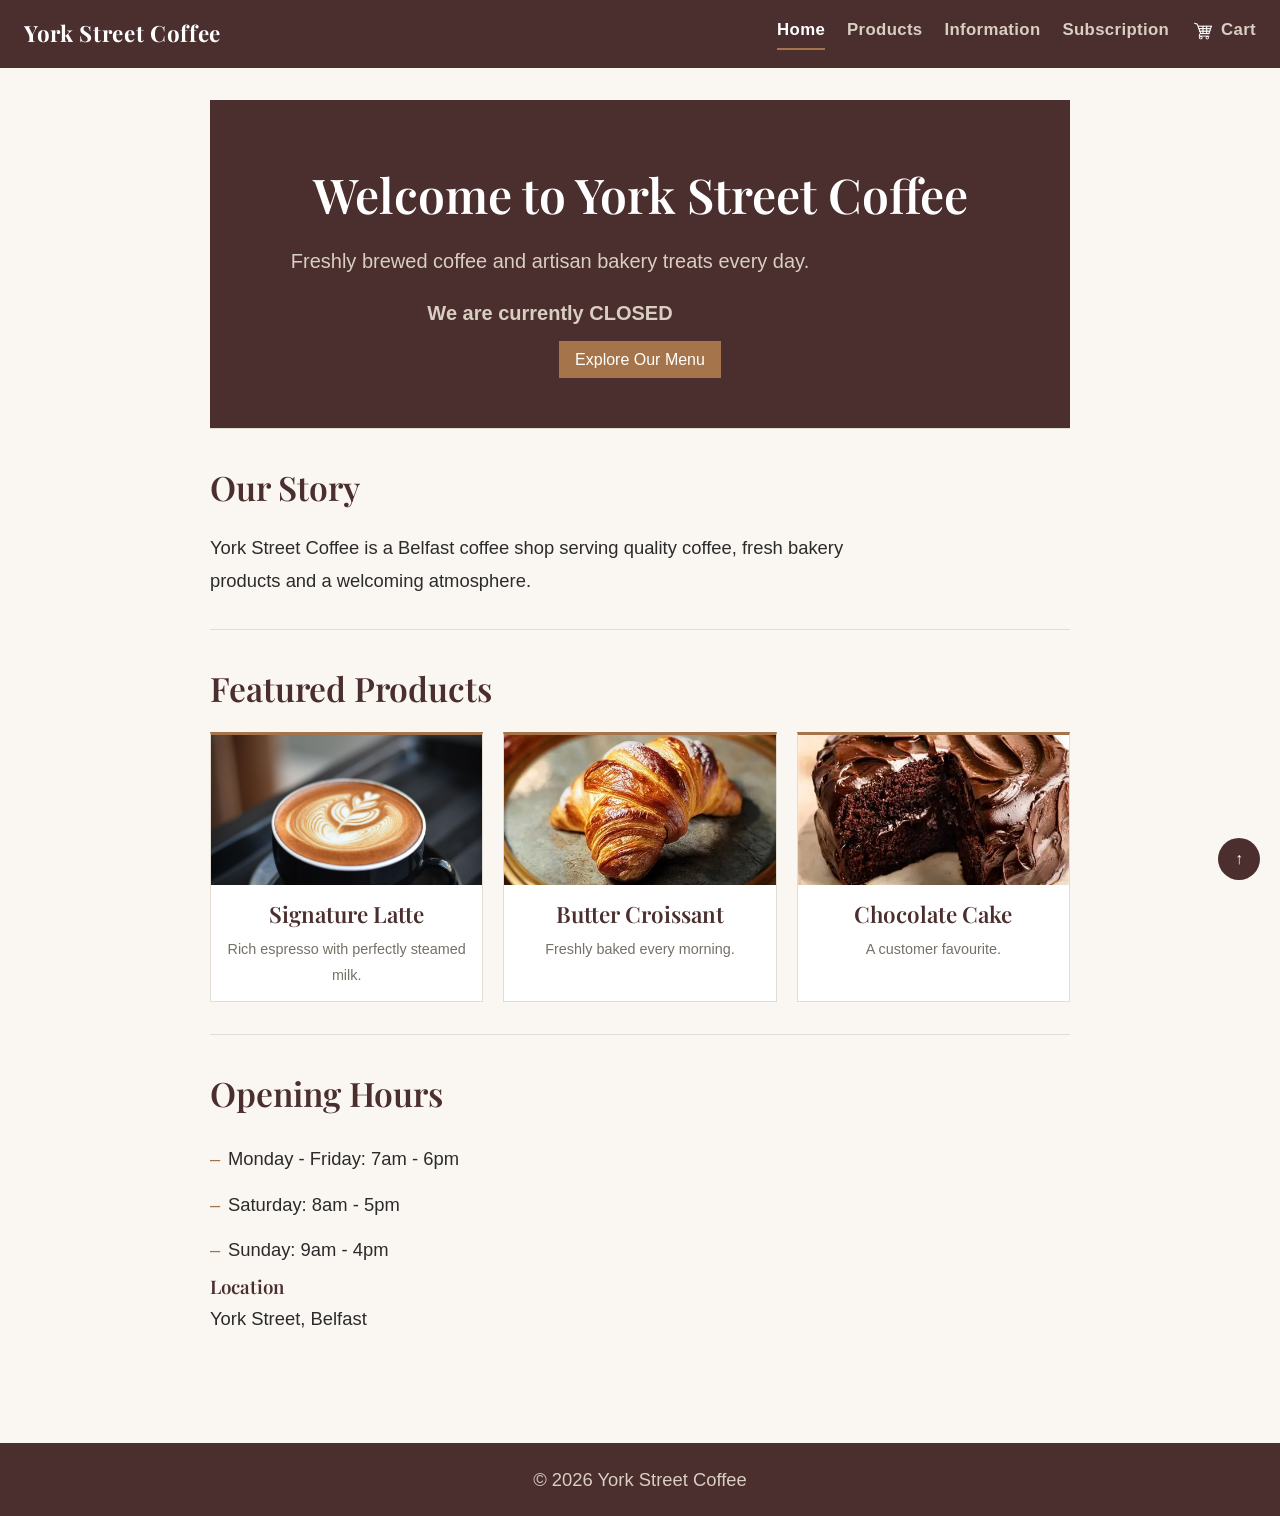
<file: index.html>
<!DOCTYPE html>
<html lang="en">
<head>
    <meta charset="UTF-8">
    <meta name="viewport" content="width=device-width, initial-scale=1.0">
    <title>York Street Coffee</title>
    <link rel="stylesheet" href="styles/style.css">
</head>

<body>

<a class="skip-link" href="#main-content">Skip to main content</a>

<img src="images/logo-circle.png" alt="York Street Coffee logo" class="home-logo">

<nav>
    <span class="brand">York Street Coffee</span>
    <div class="nav-links">
        <a href="index.html" class="current" aria-current="page">Home</a>
        <a href="pages/product.html">Products</a>
        <a href="pages/information.html">Information</a>
        <a href="pages/subscription.html">Subscription</a>
        <a href="pages/cart.html" class="nav-cart-link"><img src="images/Cart-icon.png" alt="" class="nav-cart-icon">Cart</a>
    </div>
</nav>

    <main id="main-content" tabindex="-1">

        <section class="hero">
            <h1>Welcome to York Street Coffee</h1>
            <p>Freshly brewed coffee and artisan bakery treats every day.</p>
            <p id="shopStatus"></p>
            <a href="pages/product.html" class="button">Explore Our Menu</a>
        </section>

        <section>
            <h2>Our Story</h2>
            <p>
                York Street Coffee is a Belfast coffee shop serving quality coffee,
                fresh bakery products and a welcoming atmosphere.
            </p>
        </section>

        <section>
            <h2>Featured Products</h2>

            <div class="featured-grid">
                <div class="featured-item">
                    <img src="images/latte.jpg" alt="Signature latte with steamed milk">
                    <h3>Signature Latte</h3>
                    <p>Rich espresso with perfectly steamed milk.</p>
                </div>

                <div class="featured-item">
                    <img src="images/croissant.jpg" alt="Freshly baked butter croissant">
                    <h3>Butter Croissant</h3>
                    <p>Freshly baked every morning.</p>
                </div>

                <div class="featured-item">
                    <img src="images/chocolatecake.jpg" alt="Slice of chocolate cake">
                    <h3>Chocolate Cake</h3>
                    <p>A customer favourite.</p>
                </div>
            </div>
        </section>

        <section>
            <h2>Opening Hours</h2>
            <ul>
                <li>Monday - Friday: 7am - 6pm</li>
                <li>Saturday: 8am - 5pm</li>
                <li>Sunday: 9am - 4pm</li>
            </ul>

            <h3>Location</h3>
            <p>York Street, Belfast</p>
        </section>

    </main>

    <footer>
        <p>&copy; 2026 York Street Coffee</p>
    </footer>

    <button id="topBtn" type="button" aria-label="Scroll to top">↑</button>

    <script src="scripts/index.js"></script>

</body>
</html>
</file>
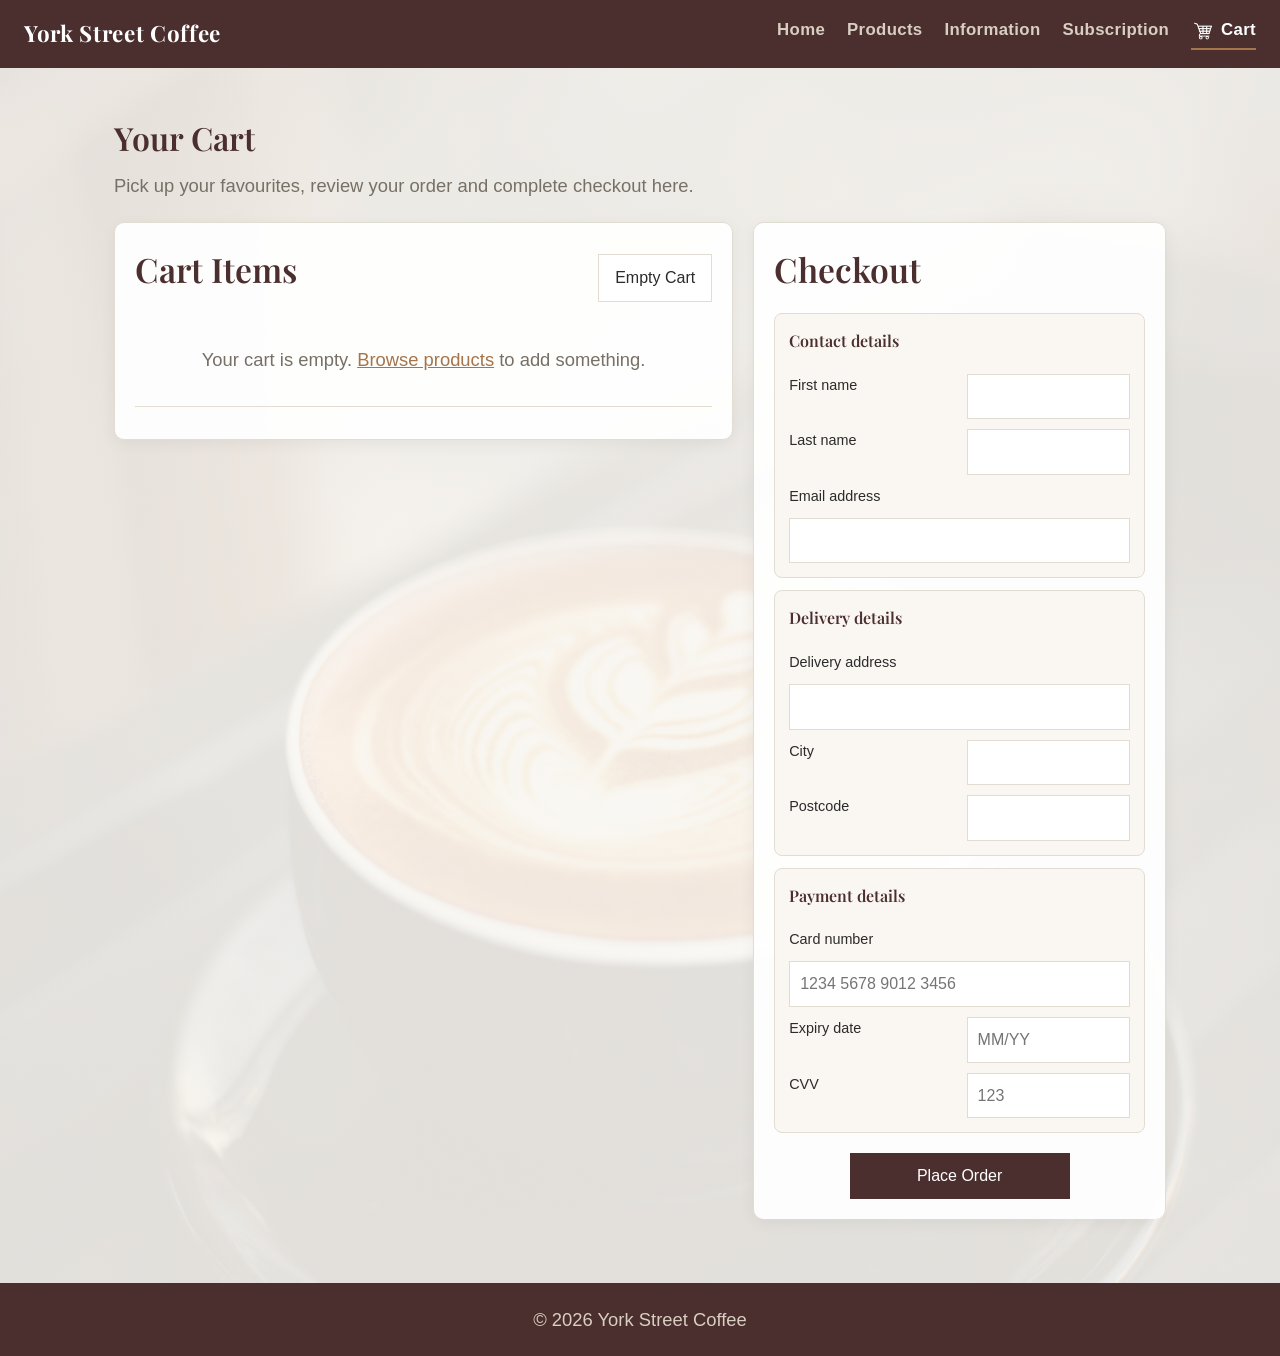
<file: pages/cart.html>
<!DOCTYPE html>
<html lang="en">
  <head>
    <meta charset="UTF-8">
    <meta name="viewport" content="width=device-width, initial-scale=1.0">
    <title>Checkout || York Street Coffee</title>
    <link rel="stylesheet" href="../styles/style.css">
    <script src="https://code.jquery.com/jquery-3.7.1.min.js"></script>
  </head>
  <body class="cart-page-body">
    <a class="skip-link" href="#main-content">Skip to main content</a>

    <nav>
        <span class="brand">York Street Coffee</span>
        <div class="nav-links">
            <a href="../index.html">Home</a>
            <a href="product.html">Products</a>
            <a href="information.html">Information</a>
            <a href="subscription.html">Subscription</a>
          <a href="cart.html" class="nav-cart-link current" aria-current="page"><img src="../images/Cart-icon.png" alt="" class="nav-cart-icon"><span>Cart</span></a>
        </div>
    </nav>

    <main id="main-content" class="cart-page" tabindex="-1">
      <div class="page-intro">
        <h1>Your Cart</h1>
        <p>Pick up your favourites, review your order and complete checkout here.</p>
      </div>

      <div class="cart-layout">
        <section class="cart-section">
          <div class="cart-header">
            <h2>Cart Items</h2>
            <button id="empty-cart" type="button">Empty Cart</button>
          </div>
          <div id="cart-items"></div>
          <div id="cart-summary"></div>
        </section>

        <section class="checkout-section">
          <h2>Checkout</h2>
          <form id="checkout-form" novalidate class="checkout-form">
            <div id="form-errors" role="alert" aria-live="assertive" aria-atomic="true" tabindex="-1" hidden></div>

            <div class="form-section">
              <h3>Contact details</h3>
              <div class="form-grid">
                <label class="form-label" for="firstName">First name</label>
                <input id="firstName" name="firstName" type="text" class="form-input" />

                <label class="form-label" for="lastName">Last name</label>
                <input id="lastName" name="lastName" type="text" class="form-input" />

                <label class="form-label full" for="email">Email address</label>
                <input id="email" name="email" type="email" class="form-input full" />
              </div>
            </div>

            <div class="form-section">
              <h3>Delivery details</h3>
              <div class="form-grid">
                <label class="form-label full" for="street">Delivery address</label>
                <input id="street" name="street" type="text" class="form-input full" />

                <label class="form-label" for="city">City</label>
                <input id="city" name="city" type="text" class="form-input" />

                <label class="form-label" for="postcode">Postcode</label>
                <input id="postcode" name="postcode" type="text" class="form-input" />
              </div>
            </div>

            <div class="form-section">
              <h3>Payment details</h3>
              <div class="form-grid">
                <label class="form-label full" for="cardNumber">Card number</label>
                <input id="cardNumber" name="cardNumber" type="text" inputmode="numeric" autocomplete="cc-number" class="form-input full" placeholder="1234 5678 9012 3456" />

                <label class="form-label" for="expiry">Expiry date</label>
                <input id="expiry" name="expiry" type="text" autocomplete="cc-exp" class="form-input" placeholder="MM/YY" />

                <label class="form-label" for="cvv">CVV</label>
                <input id="cvv" name="cvv" type="text" inputmode="numeric" autocomplete="cc-csc" class="form-input" placeholder="123" />
              </div>
            </div>

            <button type="submit">Place Order</button>
          </form>
        </section>
      </div>

      <section id="confirmation-section" hidden>
        <h2>Order Confirmed</h2>
        <div id="confirmation-message"></div>
      </section>
    </main>

    <footer>
        <p>&copy; 2026 York Street Coffee</p>
    </footer>

    <script src="../scripts/cart.js"></script>
  </body>
</html>
</file>
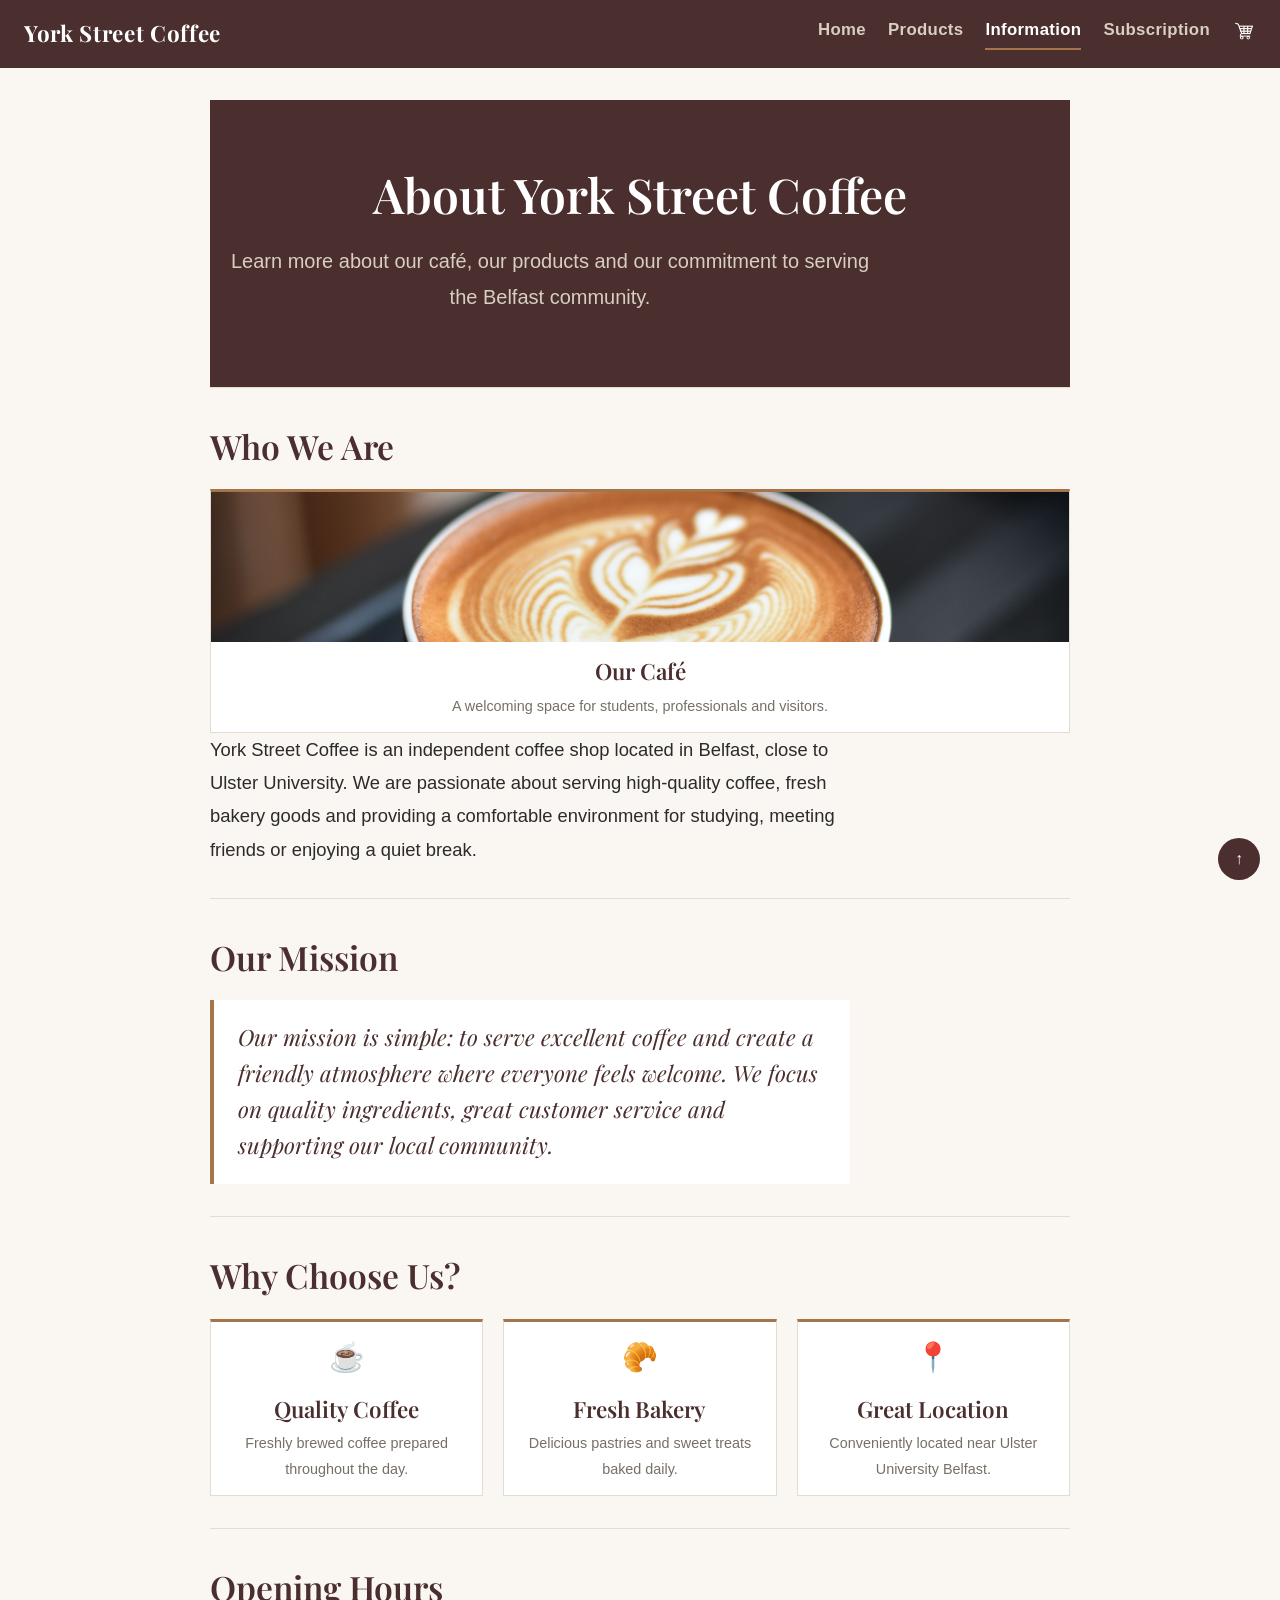
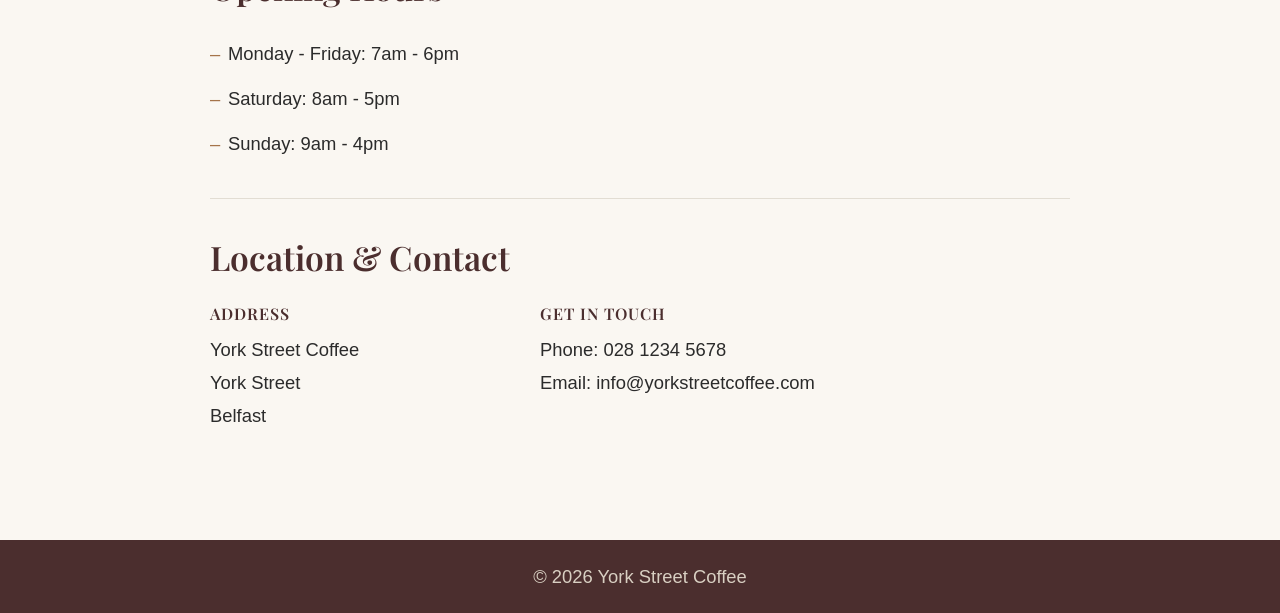
<file: pages/information.html>
<!DOCTYPE html>
<html lang="en">
<head>
    <meta charset="UTF-8">
    <meta name="viewport" content="width=device-width, initial-scale=1.0">
    <title>Information | York Street Coffee</title>
    <link rel="stylesheet" href="../styles/style.css">
</head>

<body>

<a class="skip-link" href="#main-content">Skip to main content</a>

<nav>
    <span class="brand">York Street Coffee</span>
    <div class="nav-links">
        <a href="../index.html">Home</a>
        <a href="product.html">Products</a>
        <a href="information.html" class="current" aria-current="page">Information</a>
        <a href="subscription.html">Subscription</a>
        <a href="cart.html" class="nav-cart-link"><img src="../images/Cart-icon.png" alt="Cart" class="nav-cart-icon"></a>
    </div>
</nav>

<main id="main-content" tabindex="-1">

    <section class="hero">
        <h1>About York Street Coffee</h1>
        <p>
            Learn more about our café, our products and our commitment
            to serving the Belfast community.
        </p>
    </section>

    <section>
        <h2>Who We Are</h2>

        <div class="featured-grid">
            <div class="featured-item">
                <img src="../images/latte.jpg" alt="Inside York Street Coffee">
                <h3>Our Café</h3>
                <p>A welcoming space for students, professionals and visitors.</p>
            </div>
        </div>

        <p>
            York Street Coffee is an independent coffee shop located in Belfast,
            close to Ulster University. We are passionate about serving high-quality
            coffee, fresh bakery goods and providing a comfortable environment for
            studying, meeting friends or enjoying a quiet break.
        </p>
    </section>

    <section>
        <h2>Our Mission</h2>

        <blockquote class="mission-callout">
            Our mission is simple: to serve excellent coffee and create a friendly
            atmosphere where everyone feels welcome. We focus on quality ingredients,
            great customer service and supporting our local community.
        </blockquote>
    </section>

    <section>
        <h2>Why Choose Us?</h2>

        <div class="featured-grid">

            <div class="featured-item">
                <span class="info-icon" aria-hidden="true">☕</span>
                <h3>Quality Coffee</h3>
                <p>Freshly brewed coffee prepared throughout the day.</p>
            </div>

            <div class="featured-item">
                <span class="info-icon" aria-hidden="true">🥐</span>
                <h3>Fresh Bakery</h3>
                <p>Delicious pastries and sweet treats baked daily.</p>
            </div>

            <div class="featured-item">
                <span class="info-icon" aria-hidden="true">📍</span>
                <h3>Great Location</h3>
                <p>Conveniently located near Ulster University Belfast.</p>
            </div>

        </div>

    </section>

    <section>
        <h2>Opening Hours</h2>

        <ul>
            <li>Monday - Friday: 7am - 6pm</li>
            <li>Saturday: 8am - 5pm</li>
            <li>Sunday: 9am - 4pm</li>
        </ul>
    </section>

    <section>
        <h2>Location & Contact</h2>

        <div class="contact-card">
            <div>
                <h4>Address</h4>
                <p>
                    York Street Coffee<br>
                    York Street<br>
                    Belfast
                </p>
            </div>

            <div>
                <h4>Get in Touch</h4>
                <p>
                    Phone: 028 1234 5678<br>
                    Email: info@yorkstreetcoffee.com
                </p>
            </div>
        </div>
    </section>

</main>

<footer>
    <p>&copy; 2026 York Street Coffee</p>
</footer>

<button id="topBtn" type="button" aria-label="Scroll to top">↑</button>

<script src="../scripts/information.js"></script>

</body>
</html>
</file>
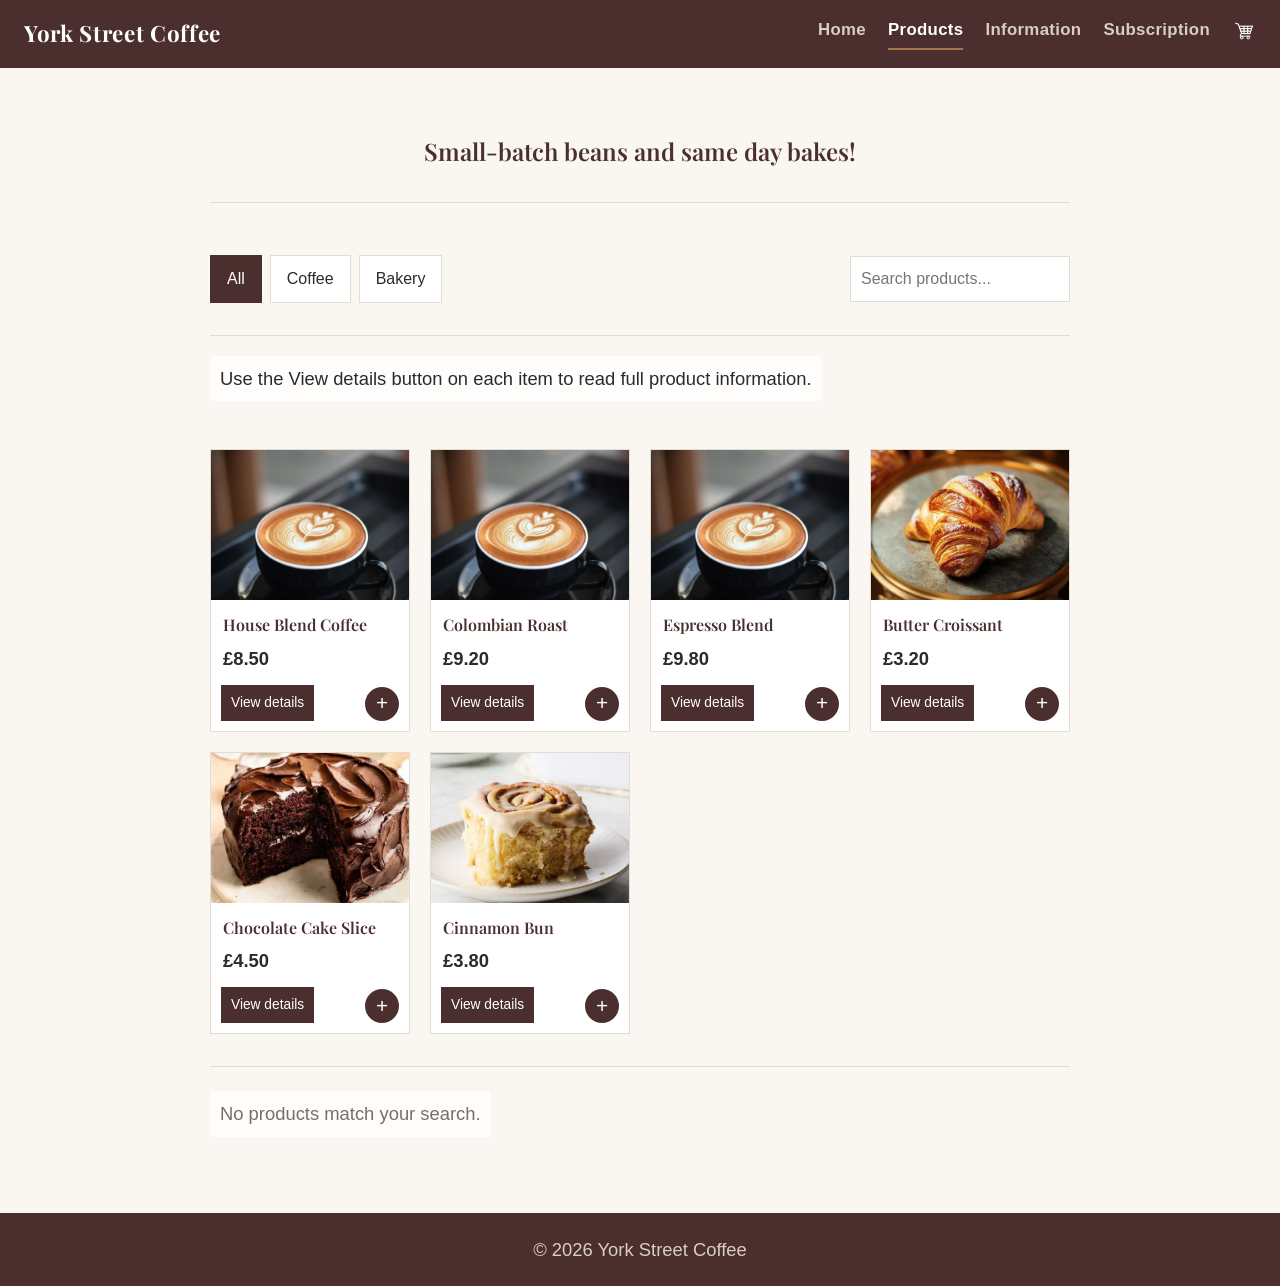
<file: pages/product.html>
<!--Joshua Nicholson Contribution-->
<!DOCTYPE html>
<html lang="en">
<head>
    <meta charset="UTF-8">
    <meta name="viewport" content="width=device-width, initial-scale=1.0">
    <title>Our Speciality || York Street Bakery</title>
    <link rel="stylesheet" href="../styles/style.css">
</head>

<body>
    <a class="skip-link" href="#main-content">Skip to main content</a>

    <nav>
        <span class="brand">York Street Coffee</span>
        <div class="nav-links">
            <a href="../index.html">Home</a>
            <a href="product.html" class="current" aria-current="page">Products</a>
            <a href="information.html">Information</a>
            <a href="subscription.html">Subscription</a>
            <a href="cart.html" class="nav-cart-link"><img src="../images/Cart-icon.png" alt="Cart" class="nav-cart-icon"></a>
        </div>
    </nav>

    <main id="main-content" class="product-page" tabindex="-1">
        <section class="product-intro">
            <h1>Small-batch beans and same day bakes!</h1>
        </section>

        <section class="product-controls">
            <div class="filter-buttons" role="group" aria-label="Filter products by category">
                <button type="button" class="filter-button active" data-filter="all">All</button>
                <button type="button" class="filter-button" data-filter="coffee">Coffee</button>
                <button type="button" class="filter-button" data-filter="bakery">Bakery</button>
            </div>

            <div class="search-bar">
                <label for="productSearch" class="visually-hidden">Search products</label>
                <input type="search" id="productSearch" placeholder="Search products...">
            </div>
        </section>
        <p>Use the View details button on each item to read full product information.</p>
        <section id="productGrid" class="product-grid">
            <!-- Product cards are rendered here by product.js -->
        </section>

        <p id="noResultsMessage" class="no-results" hidden>No products match your search.</p>
    </main>

    <div id="productModal" class="modal-overlay" hidden>
        <div class="modal-box" role="dialog" aria-modal="true" aria-labelledby="modalProductTitle" tabindex="-1">
            <button type="button" class="modal-close" aria-label="Close">&times;</button>
            <div class="modal-body">
                <div id="modalProductDescription"></div>
            </div>
        </div>
    </div>

    <footer>
        <p>&copy; 2026 York Street Coffee</p>
    </footer>

    <script src="https://code.jquery.com/jquery-3.7.1.min.js"></script>
    <script src="../scripts/product.js"></script>
</body>

</html>
</file>
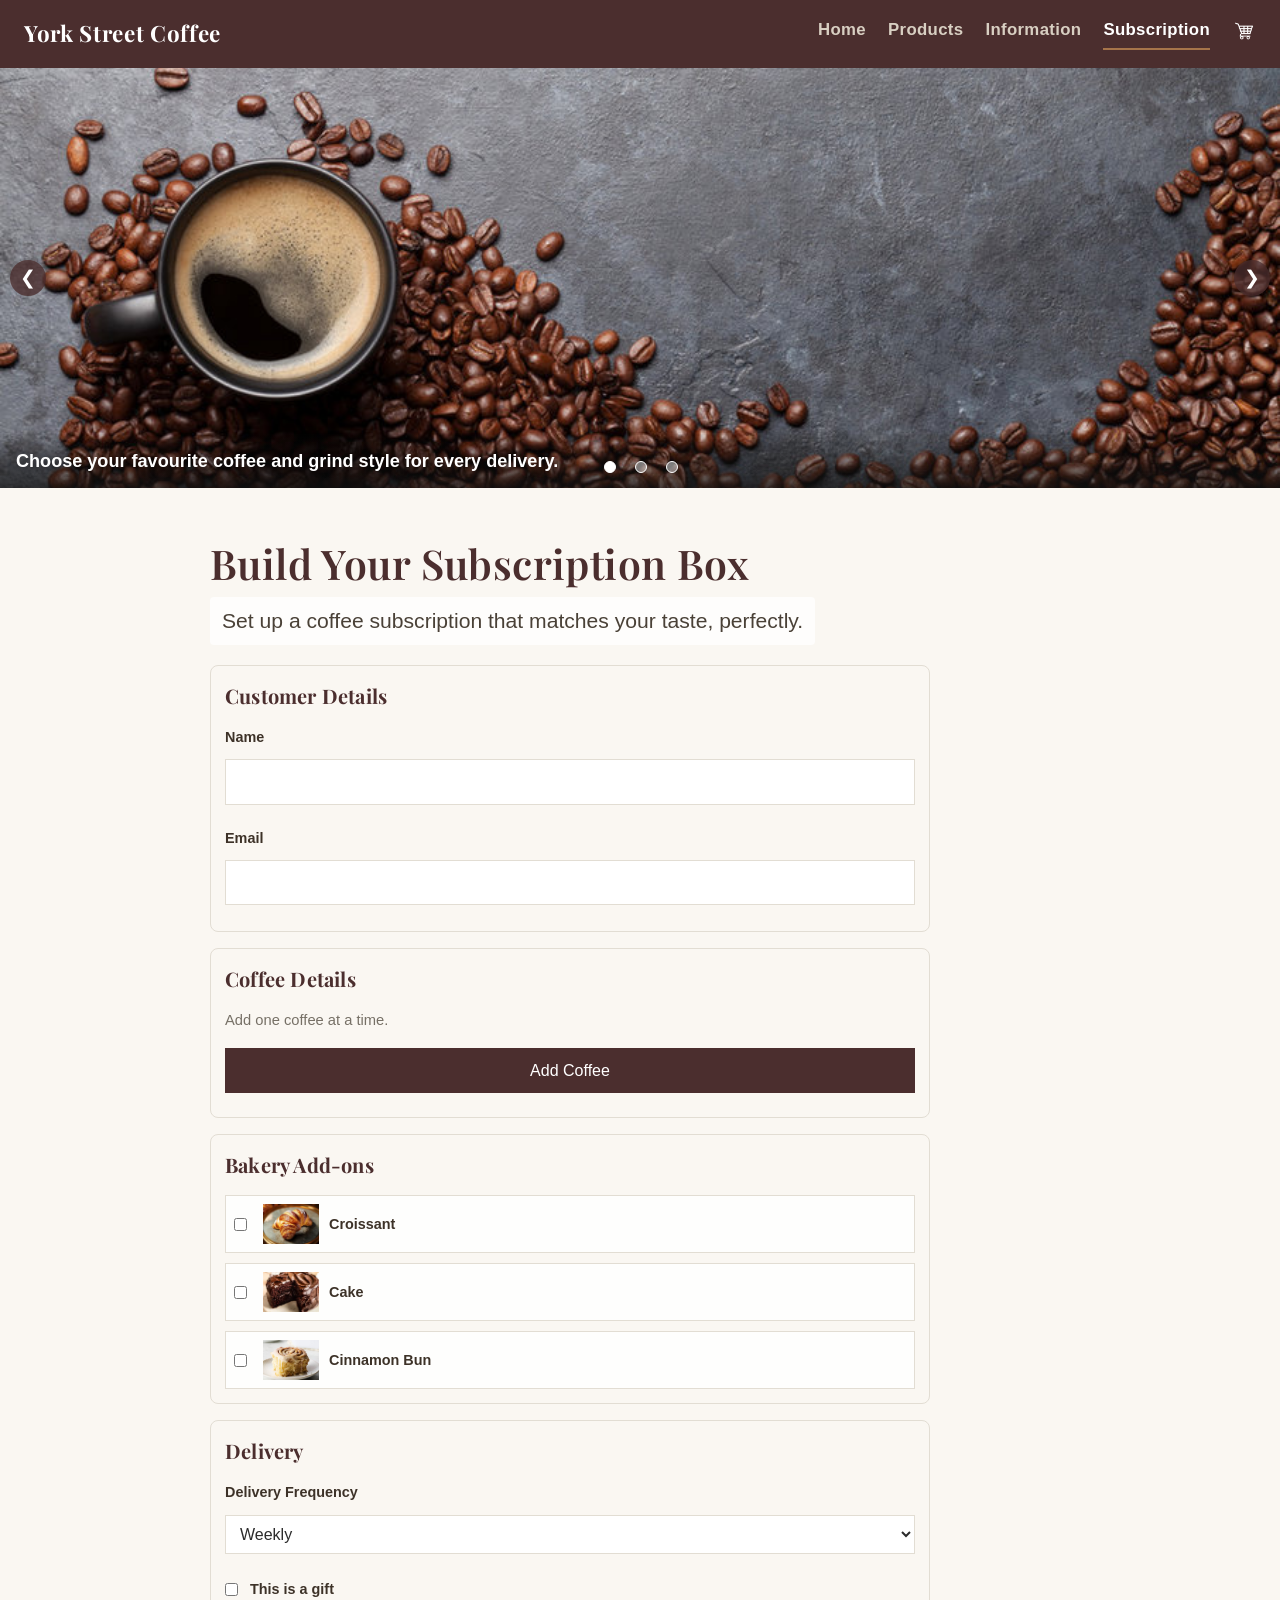
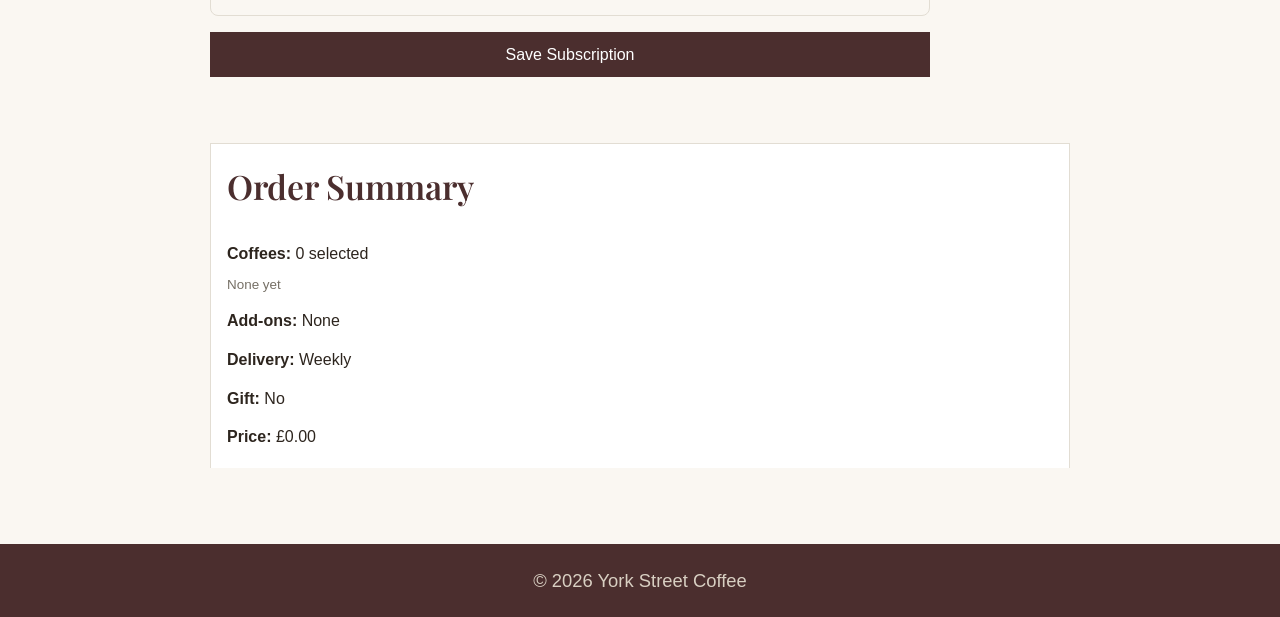
<file: pages/subscription.html>
<!DOCTYPE html>
<html lang="en">

<head>
    <meta charset="UTF-8">
    <meta name="viewport" content="width=device-width, initial-scale=1.0">
    <title>Subscription Box || York Street Coffee</title>
    <link rel="stylesheet" href="../styles/style.css">
</head>

<body>
    <a class="skip-link" href="#main-content">Skip to main content</a>

    <nav>
        <span class="brand">York Street Coffee</span>
        <div class="nav-links">
            <a href="../index.html">Home</a>
            <a href="product.html">Products</a>
            <a href="information.html">Information</a>
            <a href="subscription.html" class="current" aria-current="page">Subscription</a>
            <a href="cart.html" class="nav-cart-link"><img src="../images/Cart-icon.png" alt="Cart" class="nav-cart-icon"></a>
        </div>
    </nav>

    <section class="subscription-carousel" aria-label="Subscription highlights">
        <div class="carousel-track">
            <article class="carousel-slide is-active">
                <img src="../images/Coffee Banner.jpg" alt="Coffee beans and brewed cups">
                <div class="carousel-caption">
                    <p>Choose your favourite coffee and grind style for every delivery.</p>
                </div>
            </article>
            <article class="carousel-slide">
                <img src="../images/Croissant Banner.jpg" alt="Freshly baked pastries">
                <div class="carousel-caption">
                    <p>Add bakery extras to make each box feel like a cafe treat.</p>
                </div>
            </article>
            <article class="carousel-slide">
                <img src="../images/Brownie Banner.jpg" alt="Chocolate brownies and coffee">
                <div class="carousel-caption">
                    <p>Turn it into a gift box and share your subscription with someone else.</p>
                </div>
            </article>
        </div>

        <button type="button" class="carousel-button carousel-button-prev" aria-label="Previous slide">&#10094;</button>
        <button type="button" class="carousel-button carousel-button-next" aria-label="Next slide">&#10095;</button>

        <div class="carousel-dots" aria-label="Slide selector">
            <button type="button" class="carousel-dot is-active" data-slide="0" aria-label="Show first slide"></button>
            <button type="button" class="carousel-dot" data-slide="1" aria-label="Show second slide"></button>
            <button type="button" class="carousel-dot" data-slide="2" aria-label="Show third slide"></button>
        </div>
    </section>

    <main id="main-content" class="subscription-page" tabindex="-1">
        <h1>Build Your Subscription Box</h1>
        <p class="page-intro">Set up a coffee subscription that matches your taste, perfectly.</p>

        <form id="subscriptionForm">
            <section class="form-section">
                <h2>Customer Details</h2>
                <label for="customerName">Name</label>
                <input type="text" id="customerName" name="customerName">

                <label for="customerEmail">Email</label>
                <input type="email" id="customerEmail" name="customerEmail">
            </section>

            <section class="form-section">
                <h2>Coffee Details</h2>
                <p class="section-note">Add one coffee at a time.</p>
                <button type="button" id="addCoffeeButton">Add Coffee</button>
                <div id="coffeeList" class="coffee-list"></div>
            </section>

            <section class="form-section">
                <h2>Bakery Add-ons</h2>
                <label class="addon-option">
                    <input type="checkbox" class="addon" value="Croissant">
                    <img src="../images/croissant.jpg" alt="Croissant">
                    <span>Croissant</span>
                </label>
                <label class="addon-option">
                    <input type="checkbox" class="addon" value="Cake">
                    <img src="../images/chocolatecake.jpg" alt="Cake">
                    <span>Cake</span>
                </label>
                <label class="addon-option">
                    <input type="checkbox" class="addon" value="CinnamonBun">
                    <img src="../images/cinnamon-bun.jpeg" alt="Cinnamon bun">
                    <span>Cinnamon Bun</span>
                </label>
            </section>

            <section class="form-section">
                <h2>Delivery</h2>
                <label for="frequency">Delivery Frequency</label>
                <select id="frequency" name="frequency">
                    <option value="Weekly">Weekly</option>
                    <option value="Fortnightly">Fortnightly</option>
                    <option value="Monthly">Monthly</option>
                </select>

                <label class="gift-option"><input type="checkbox" id="gift" name="gift"> This is a gift</label>
            </section>

            <button type="submit">Save Subscription</button>
        </form>

        <div id="formMessage" role="status" aria-live="polite" aria-atomic="true" tabindex="-1"></div>

        <section class="summary-box">
            <h2>Order Summary</h2>
            <p id="summaryCoffee"><strong>Coffees:</strong> 0 selected</p>
            <p id="summaryAddons"><strong>Add-ons:</strong> None</p>
            <p id="summaryFrequency"><strong>Delivery:</strong> Weekly</p>
            <p id="summaryGift"><strong>Gift:</strong> No</p>
            <p id="summaryPrice"><strong>Price:</strong> £0</p>
        </section>
    </main>

    <footer>
        <p>&copy; 2026 York Street Coffee</p>
    </footer>

    <script src="https://code.jquery.com/jquery-3.7.1.min.js"></script>
    <script src="../scripts/subscription.js"></script>
</body>

</html>
</file>
<file: styles/style.css>
@import url('https://fonts.googleapis.com/css2?family=Playfair+Display:wght@600;700&display=swap');

/* ===================== Tokens ===================== */
:root {
	--bg: #faf7f2;
	--surface: #ffffff;
	--text: #2b2b2b;
	--text-muted: #767066;
	--border: #e2ddd3;
	--primary: #4b2e2e;
	--accent: #a5744a;
	--danger: #b94a48;
}

/* ===================== Base ===================== */
* {
	margin: 0;
	padding: 0;
	box-sizing: border-box;
}

body {
	font-family: -apple-system, "Segoe UI", Arial, sans-serif;
	background-color: var(--bg);
	color: var(--text);
	line-height: 1.6;
}

h1, h2, h3, h4 {
	font-family: 'Playfair Display', Georgia, serif;
	font-weight: 600;
	color: var(--primary);
}

p, li {
	font-size: 1.15rem;
	line-height: 1.8;
}

a {
	color: var(--accent);
}

.skip-link {
	position: absolute;
	left: 12px;
	top: -48px;
	z-index: 1000;
	background-color: #ffffff;
	color: var(--primary);
	border: 2px solid var(--accent);
	padding: 8px 12px;
	text-decoration: none;
	font-weight: 700;
	border-radius: 6px;
}

.skip-link:focus {
	top: 12px;
}

/* ===================== Navigation ===================== */
nav {
	display: flex;
	flex-wrap: wrap;
	align-items: center;
	justify-content: space-between;
	gap: 12px;
	background-color: var(--primary);
	padding: 16px 24px;
}

.brand {
	font-family: 'Playfair Display', Georgia, serif;
	font-weight: 700;
	font-size: 1.4rem;
	letter-spacing: 0.03em;
	color: #fff;
}

.nav-links {
	display: flex;
	flex-wrap: wrap;
	gap: 22px;
}

nav a {
	color: #d8cfc2;
	text-decoration: none;
	font-weight: 600;
	font-size: 1.05rem;
	letter-spacing: 0.02em;
	padding-bottom: 4px;
	border-bottom: 2px solid transparent;
	transition: color 0.15s ease, border-color 0.15s ease;
}

nav a:hover {
	color: #fff;
	border-bottom-color: #d8cfc2;
}

nav a.current {
	color: #fff;
	border-bottom-color: var(--accent);
}

/* ===================== Home Logo ===================== */
.home-logo {
	display: none;
	position: absolute;
	top: 0;
	left: 0;
	width: 320px;
	height: 320px;
	object-fit: cover;
	background-color: #291c15;
	border-radius: 50%;
	z-index: 10;
	box-shadow: 4px 4px 24px rgba(0, 0, 0, 0.25);
}

@media (min-width: 1300px) {
	.home-logo {
		display: block;
	}

	.home-logo + nav .brand {
		visibility: hidden;
	}
}

.nav-cart-link {
	display: inline-flex;
	align-items: center;
	gap: 6px;
}

.nav-cart-icon {
	width: 24px;
	height: 24px;
	object-fit: contain;
}

/* ===================== Layout ===================== */
main {
	max-width: 900px;
	margin: 0 auto;
	padding: 32px 20px 56px;
}

main > h1,
main > p {
	background-color: rgba(255, 255, 255, 0.8);
	display: inline-block;
	padding: 6px 10px;
	border-radius: 4px;
}

main section {
	padding: 32px 0;
	border-bottom: 1px solid var(--border);
}

main section:last-child {
	border-bottom: none;
}

main section h2 {
	margin-bottom: 16px;
	font-size: 2.1rem;
}

main section > p,
main section > ul {
	max-width: 640px;
}

main section ul {
	list-style: none;
}

main section ul li {
	position: relative;
	padding: 6px 0 6px 18px;
}

main section ul li::before {
	content: "\2013";
	position: absolute;
	left: 0;
	color: var(--accent);
}

/* ===================== Hero ===================== */
.hero {
	text-align: center;
	padding: 56px 20px;
	background-color: var(--primary);
	color: #fff;
}

.hero h1 {
	color: #fff;
	font-size: 3rem;
	margin-bottom: 10px;
}

.hero p {
	color: #d8cfc2;
	font-size: 1.25rem;
	margin-bottom: 16px;
}

.hero .button {
	background-color: var(--accent);
}

#shopStatus {
	font-weight: 600;
	margin-bottom: 16px;
}

/* ===================== Featured / Product Grids ===================== */
.featured-grid,
.products,
.product-grid {
	display: grid;
	grid-template-columns: repeat(auto-fit, minmax(200px, 1fr));
	gap: 20px;
	margin-top: 16px;
}

.featured-item,
.product,
.product-card {
	border: 1px solid var(--border);
	background-color: var(--surface);
}

.product-card {
	position: relative;
	padding-bottom: 48px;
}

.add-to-cart-btn {
	position: absolute;
	bottom: 10px;
	right: 10px;
	width: 34px;
	height: 34px;
	padding: 0;
	border-radius: 50%;
	font-size: 1.3rem;
	line-height: 1;
	display: flex;
	align-items: center;
	justify-content: center;
}

.view-details-btn {
	position: absolute;
	left: 10px;
	bottom: 10px;
	padding: 7px 10px;
	font-size: 0.86rem;
}

.add-to-cart-btn:disabled {
	opacity: 0.7;
	cursor: default;
}

.product-card-body,
.product-name,
.product-description {
	cursor: pointer;
}

/* ===================== Product Modal ===================== */
.modal-overlay {
	position: fixed;
	inset: 0;
	background-color: rgba(0, 0, 0, 0.5);
	display: flex;
	align-items: center;
	justify-content: center;
	padding: 20px;
	z-index: 200;
}

.modal-overlay[hidden] {
	display: none;
}

.modal-box {
	position: relative;
	width: 100%;
	max-width: 420px;
	background-color: var(--surface);
	border: 1px solid var(--border);
	border-radius: 8px;
	overflow: hidden;
}

.modal-body {
	padding: 32px 24px 24px;
}

.modal-body p {
	margin-bottom: 14px;
}

.modal-details {
	list-style: none;
	padding: 0;
	margin: 0;
}

.modal-details li {
	position: relative;
	padding: 6px 0 6px 18px;
	font-size: 0.95rem;
	color: var(--text-muted);
}

.modal-details li::before {
	content: "\2013";
	position: absolute;
	left: 0;
	color: var(--accent);
}

.modal-close {
	position: absolute;
	top: 8px;
	right: 8px;
	width: 32px;
	height: 32px;
	padding: 0;
	border-radius: 50%;
	font-size: 1.1rem;
	line-height: 1;
	display: flex;
	align-items: center;
	justify-content: center;
	z-index: 1;
}

.featured-item,
.product {
	text-align: center;
	border-top: 3px solid var(--accent);
}

.featured-item img,
.product img,
.product-image {
	width: 100%;
	height: 150px;
	object-fit: cover;
	display: block;
}

.featured-item h3,
.product h3,
.product-name {
	margin: 12px 12px 4px;
}

.featured-item h3,
.product h3 {
	font-size: 1.4rem;
}

.product-name {
	font-size: 1rem;
}

.info-icon {
	display: block;
	font-size: 1.8rem;
	margin: 12px 0 0;
}

.featured-item p,
.product p,
.product-description {
	padding: 0 12px 12px;
	color: var(--text-muted);
	font-size: 0.9rem;
	margin: 0;
}

.product-card-body {
	padding-bottom: 4px;
}

.product-price {
	margin: 0 12px 4px;
	font-weight: 600;
}

/* ===================== Buttons ===================== */
button,
.button,
.simple-button {
	background-color: var(--primary);
	color: #fff;
	border: none;
	padding: 10px 16px;
	font: inherit;
	font-weight: 500;
	text-decoration: none;
	cursor: pointer;
}

button:hover,
.button:hover,
.simple-button:hover {
	opacity: 0.85;
}

.filter-button {
	background-color: var(--surface);
	color: var(--text);
	border: 1px solid var(--border);
}

.filter-button.active {
	background-color: var(--primary);
	color: #fff;
	border-color: var(--primary);
}

.delete-coffee-button,
.cart-item-remove {
	background-color: var(--danger);
}

#empty-cart {
	background-color: var(--surface);
	color: var(--text);
	border: 1px solid var(--border);
}

#topBtn {
	position: fixed;
	bottom: 20px;
	right: 20px;
	width: 42px;
	height: 42px;
	padding: 0;
	border-radius: 50%;
}

/* ===================== Forms ===================== */
form {
	background-color: var(--surface);
	border: 1px solid var(--border);
	padding: 20px;
}

input,
select,
textarea {
	width: 100%;
	padding: 9px 10px;
	border: 1px solid var(--border);
	margin-bottom: 12px;
	font: inherit;
	background-color: var(--surface);
	color: var(--text);
}

input[type="checkbox"] {
	width: auto;
	margin: 0 6px 0 0;
}

label {
	font-weight: 500;
	font-size: 0.9rem;
}

#subscriptionForm,
#coffeeDetailsForm {
	display: grid;
	gap: 2px;
	max-width: 520px;
}

.subscription-page .page-intro {
	max-width: 720px;
	margin: 10px 0 20px;
	color: #4a4137;
	background-color: rgba(255, 255, 255, 0.78);
	display: inline-block;
	padding: 8px 12px;
	border-radius: 4px;
	font-size: 1.32rem;
	line-height: 1.5;
	font-weight: 500;
}

.subscription-page > h1 {
	background: none;
	padding: 0;
	border-radius: 0;
	font-size: clamp(2.1rem, 3.2vw, 3rem);
	line-height: 1.15;
	letter-spacing: 0.01em;
}

.subscription-page {
	color: #2d251e;
}

.subscription-page label {
	font-weight: 650;
	color: #3d3228;
}

.subscription-page .form-section h2 {
	font-size: 1.25rem;
	font-weight: 700;
	letter-spacing: 0.01em;
}

.subscription-visual {
	background-color: rgba(255, 255, 255, 0.9);
	border: 1px solid var(--border);
	padding: 14px 16px;
	margin-bottom: 14px;
}

.subscription-visual h2 {
	font-size: 1.15rem;
	margin-bottom: 4px;
}

.subscription-visual p {
	font-size: 0.9rem;
	color: var(--text-muted);
	line-height: 1.45;
}

.subscription-page #subscriptionForm {
	max-width: 720px;
	gap: 16px;
	background: none;
	border: none;
	padding: 0;
}

.subscription-preview {
	display: grid;
	grid-template-columns: repeat(auto-fit, minmax(180px, 1fr));
	gap: 12px;
	margin-bottom: 18px;
}

.subscription-carousel {
	position: relative;
	margin: 0 0 20px;
	width: 100%;
	border: none;
	border-radius: 0;
	overflow: hidden;
	background-color: transparent;
	min-height: 420px;
}

.carousel-track {
	position: relative;
	height: 420px;
}

.carousel-slide {
	position: absolute;
	inset: 0;
	opacity: 0;
	pointer-events: none;
	transition: opacity 0.45s ease;
}

.carousel-slide.is-active {
	opacity: 1;
	pointer-events: auto;
}

.carousel-slide img {
	width: 100%;
	height: 100%;
	object-fit: cover;
	display: block;
}

.carousel-caption {
	position: absolute;
	left: 0;
	right: 0;
	bottom: 0;
	padding: 14px 16px;
	background: linear-gradient(to top, rgba(18, 18, 18, 0.72), rgba(18, 18, 18, 0.05));
}

.carousel-caption p {
	margin: 0;
	color: #fff;
	font-size: 1.13rem;
	line-height: 1.45;
	font-weight: 700;
	text-shadow: 0 2px 8px rgba(0, 0, 0, 0.55);
}

.carousel-button {
	position: absolute;
	top: 50%;
	transform: translateY(-50%);
	width: 36px;
	height: 36px;
	padding: 0;
	border-radius: 50%;
	background-color: rgba(75, 46, 46, 0.78);
	font-size: 1.2rem;
	line-height: 1;
	z-index: 2;
}

.carousel-button-prev {
	left: 10px;
}

.carousel-button-next {
	right: 10px;
}

.carousel-dots {
	position: absolute;
	left: 50%;
	bottom: 10px;
	transform: translateX(-50%);
	display: flex;
	gap: 7px;
	z-index: 2;
}

.carousel-dot {
	position: relative;
	width: 24px;
	height: 24px;
	padding: 0;
	border-radius: 50%;
	border: none;
	background-color: transparent;
}

.carousel-dot::before {
	content: "";
	position: absolute;
	width: 10px;
	height: 10px;
	top: 7px;
	left: 7px;
	border-radius: 50%;
	border: 1px solid #fff;
	background-color: rgba(255, 255, 255, 0.45);
}

.carousel-dot.is-active::before {
	background-color: #fff;
}

.preview-card {
	background-color: rgba(255, 255, 255, 0.92);
	border: 1px solid var(--border);
	overflow: hidden;
	border-radius: 8px;
}

.preview-card img {
	width: 100%;
	height: 110px;
	object-fit: cover;
	display: block;
}

.preview-card h2 {
	font-size: 1rem;
	margin: 10px 12px 2px;
}

.preview-card p {
	font-size: 0.86rem;
	color: var(--text-muted);
	margin: 0;
	padding: 0 12px 12px;
}

.form-section {
	background-color: rgba(255, 255, 255, 0.92);
	border: 1px solid var(--border);
	padding: 18px;
	display: grid;
	gap: 10px;
}

.form-section h2 {
	margin-bottom: 4px;
	font-size: 1.05rem;
}

.section-note {
	color: var(--text-muted);
	font-size: 0.92rem;
	margin: -2px 0 4px;
}

.coffee-list {
	display: grid;
	gap: 10px;
}

.coffee-box-fields {
	display: grid;
	grid-template-columns: repeat(auto-fit, minmax(140px, 1fr));
	gap: 10px;
	flex: 1 1 100%;
}

.coffee-box-fields label {
	display: grid;
	gap: 6px;
}

.gift-option {
	display: inline-flex;
	align-items: center;
	gap: 6px;
	margin-top: 2px;
}

.addon-option {
	display: grid;
	grid-template-columns: auto 56px 1fr;
	align-items: center;
	gap: 10px;
	padding: 8px;
	border: 1px solid var(--border);
	background-color: rgba(255, 255, 255, 0.88);
}

.addon-option img {
	width: 56px;
	height: 40px;
	object-fit: cover;
	display: block;
}

.addon-option span {
	font-weight: 600;
}

/* ===================== Messages ===================== */
#formMessage,
#coffeeMessage,
.summary-box {
	background-color: var(--surface);
	border: 1px solid var(--border);
	padding: 16px;
	margin-top: 16px;
}

#formMessage {
	border: 1px solid var(--border);
	background-color: rgba(255, 255, 255, 0.9);
	min-height: 0;
	color: var(--text-muted);
	opacity: 0;
	transform: translateY(4px);
	transition: opacity 0.2s ease, transform 0.2s ease;
}

#formMessage.is-visible {
	opacity: 1;
	transform: translateY(0);
}

#formMessage.form-error {
	border-color: var(--danger);
	color: var(--danger);
}

#formMessage.form-success {
	border-color: #4f7d3d;
	color: #2f5e1f;
}

#formMessage.form-info {
	border-color: var(--accent);
	color: #6f4a2e;
}

.input-error {
	border-color: var(--danger);
	background-color: #fff5f5;
}

.coffee-box {
	background-color: #fff;
	border: 1px solid var(--border);
	padding: 10px 12px;
	margin-bottom: 8px;
	display: grid;
	grid-template-columns: 48px 1fr auto;
	align-items: start;
	gap: 8px;
	border-radius: 8px;
}

.coffee-box-thumb {
	width: 48px;
	height: 48px;
	object-fit: cover;
	object-position: center;
	border-radius: 6px;
	border: 1px solid var(--border);
}

.coffee-box-thumb.coffee-thumb-house {
	object-position: 20% center;
}

.coffee-box-thumb.coffee-thumb-colombian {
	object-position: 50% center;
}

.coffee-box-thumb.coffee-thumb-espresso {
	object-position: 80% center;
}

.coffee-box-main p {
	margin: 0;
	font-size: 0.86rem;
	line-height: 1.4;
}

.coffee-box-main {
	display: grid;
	grid-template-columns: repeat(3, minmax(120px, 1fr));
	gap: 8px;
}

.coffee-box-main label {
	font-size: 0.78rem;
	font-weight: 600;
	color: #4a4037;
	display: grid;
	gap: 4px;
}

.coffee-box-main select {
	margin: 0;
	padding: 6px 8px;
	font-size: 0.84rem;
	background-color: #fff;
}

.coffee-box-main p:first-child {
	font-weight: 700;
	color: var(--primary);
}

.coffee-box-meta {
	color: var(--text-muted);
}

.coffee-box .delete-coffee-button {
	align-self: center;
	padding: 6px 10px;
	font-size: 0.8rem;
}

.summary-box {
	display: grid;
	gap: 10px;
}

.summary-box p {
	margin: 0;
	font-size: 1rem;
}

.summary-box p strong {
	min-width: 90px;
}

.summary-coffee-lines {
	display: block;
	margin-top: 4px;
	font-size: 0.84rem;
	color: var(--text-muted);
}

.summary-addon-chip {
	display: inline-flex;
	align-items: center;
	gap: 5px;
	margin: 3px 6px 0 0;
	padding: 3px 8px;
	border: 1px solid var(--border);
	border-radius: 999px;
	background-color: #fff;
	font-size: 0.82rem;
}

.summary-addon-chip img {
	width: 18px;
	height: 18px;
	border-radius: 50%;
	object-fit: cover;
}

.summary-gift-badge {
	display: inline-block;
	margin-left: 8px;
	padding: 2px 8px;
	border-radius: 999px;
	background-color: #f3e4d2;
	color: #6b3f1d;
	font-size: 0.78rem;
	font-weight: 600;
}

.coffee-box.is-new {
	animation: coffeeRowIn 0.24s ease;
}

@keyframes coffeeRowIn {
	from {
		opacity: 0;
		transform: translateY(7px);
	}
	to {
		opacity: 1;
		transform: translateY(0);
	}
}

/* ===================== Product Page ===================== */
.product-intro {
	text-align: center;
	margin-bottom: 20px;
}

.product-intro p {
	color: var(--text-muted);
}

.product-controls {
	display: flex;
	flex-wrap: wrap;
	justify-content: space-between;
	align-items: center;
	gap: 12px;
	margin-bottom: 20px;
}

.filter-buttons {
	display: flex;
	flex-wrap: wrap;
	gap: 8px;
}

.search-bar input {
	margin-bottom: 0;
	width: 220px;
}

.no-results {
	text-align: center;
	color: var(--text-muted);
	margin-top: 24px;
}

.visually-hidden {
	position: absolute;
	width: 1px;
	height: 1px;
	padding: 0;
	margin: -1px;
	overflow: hidden;
	clip: rect(0, 0, 0, 0);
	clip-path: inset(50%);
	border: 0;
	white-space: nowrap;
}

.field-error {
	margin-top: 4px;
	font-size: 0.85rem;
	color: var(--danger);
}

/* ===================== Cart & Checkout ===================== */
body.cart-page-body {
	background-image: linear-gradient(rgba(250, 247, 242, 0.9), rgba(250, 247, 242, 0.9)), url("../images/latte.jpg");
	background-size: cover;
	background-position: center;
	background-repeat: no-repeat;
	background-attachment: scroll;
}

.cart-page {
	max-width: 1100px;
	min-height: calc(100vh - 40px);
	margin: 20px auto;
	padding: 24px;
	border-radius: 12px;
}

.page-intro {
	margin-bottom: 20px;
}

.page-intro h1 {
	margin-bottom: 6px;
}

.page-intro p {
	color: var(--text-muted);
	max-width: 640px;
}

.cart-layout {
	display: grid;
	grid-template-columns: 1.2fr 0.8fr;
	gap: 20px;
	align-items: start;
}

.cart-section,
.checkout-section {
	border: 1px solid var(--border);
	padding: 20px;
	margin-bottom: 20px;
	background-color: rgba(255, 255, 255, 0.94);
	border-radius: 10px;
	box-shadow: 0 4px 16px rgba(0, 0, 0, 0.05);
}

.cart-header {
	display: flex;
	justify-content: space-between;
	align-items: center;
	gap: 10px;
	margin-bottom: 14px;
}

#cart-items {
	display: flex;
	flex-direction: column;
	gap: 10px;
	margin-bottom: 14px;
}

.cart-item {
	display: flex;
	flex-wrap: wrap;
	justify-content: space-between;
	align-items: center;
	gap: 10px;
	padding: 12px 14px;
	border: 1px solid var(--border);
	border-radius: 8px;
	background-color: var(--bg);
}

.cart-item-name {
	font-weight: 600;
	display: block;
}

.cart-item-meta {
	display: block;
	font-size: 0.85rem;
	color: var(--text-muted);
}

.cart-item-description {
	display: block;
	font-size: 0.82rem;
	color: #5d554a;
	margin: 2px 0 3px;
}

.cart-item-actions {
	display: flex;
	align-items: center;
	gap: 8px;
}

.cart-item-qty-btn {
	width: 28px;
	height: 28px;
	padding: 0;
	background-color: var(--surface);
	color: var(--text);
	border: 1px solid var(--border);
	border-radius: 6px;
}

.cart-empty {
	text-align: center;
	color: var(--text-muted);
	padding: 16px 0;
}

#cart-summary {
	padding-top: 12px;
	border-top: 1px solid var(--border);
}

#cart-summary .summary-card {
	background-color: var(--bg);
	border: 1px solid var(--border);
	border-radius: 8px;
	padding: 12px 14px;
}

#cart-summary p {
	display: flex;
	justify-content: space-between;
	margin: 6px 0;
}

#cart-summary .summary-total {
	font-weight: 700;
	border-top: 1px solid var(--border);
	padding-top: 8px;
	margin-top: 10px;
}

.checkout-form {
	background: none;
	border: none;
	padding: 0;
	display: grid;
	gap: 12px;
}

.form-section {
	background-color: var(--bg);
	border: 1px solid var(--border);
	border-radius: 8px;
	padding: 14px;
}

.form-section h3 {
	margin-bottom: 10px;
	font-size: 1rem;
}

.form-grid {
	display: grid;
	grid-template-columns: repeat(2, minmax(0, 1fr));
	gap: 10px 14px;
}

.form-grid .full {
	grid-column: 1 / -1;
}

.form-grid .form-label,
.form-grid .form-input {
	margin-bottom: 0;
}

.checkout-form button[type="submit"] {
	justify-self: center;
	margin-top: 8px;
	width: 100%;
	max-width: 220px;
}

#form-errors {
	border: 1px solid var(--danger);
	color: var(--danger);
	padding: 10px 12px;
	font-size: 0.9rem;
	border-radius: 6px;
}

#confirmation-section {
	border: 1px solid var(--border);
	padding: 24px;
	text-align: center;
	background-color: rgba(255, 255, 255, 0.94);
	border-radius: 10px;
}

#confirmation-message {
	width: 100%;
	max-width: 100%;
	display: flex;
	align-items: center;
	justify-content: center;
	min-height: 48px;
}

#confirmation-message span {
	display: block;
	width: 100%;
	text-align: center;
	font-size: 1.05rem;
	line-height: 1.6;
}

/* ===================== Footer ===================== */
footer {
	background-color: var(--primary);
	color: #d8cfc2;
	text-align: center;
	padding: 20px;
	margin-top: 20px;
}

/* ===================== Reusable Content Components ===================== */
.mission-callout {
	max-width: 640px;
	margin: 0;
	padding: 20px 24px;
	border-left: 4px solid var(--accent);
	background-color: var(--surface);
	font-family: 'Playfair Display', Georgia, serif;
	font-style: italic;
	font-size: 1.4rem;
	line-height: 1.6;
	color: var(--primary);
}

.contact-card {
	display: grid;
	grid-template-columns: repeat(auto-fit, minmax(200px, 1fr));
	gap: 20px;
	max-width: 640px;
	margin-top: 8px;
}

.contact-card h4 {
	margin-bottom: 6px;
	color: var(--primary);
	font-size: 1rem;
	text-transform: uppercase;
	letter-spacing: 0.06em;
}

/* ===================== Responsive ===================== */
@media (max-width: 600px) {
	.subscription-page .page-intro {
		display: block;
	}

	.subscription-carousel,
	.carousel-track {
		min-height: 260px;
		height: 260px;
	}

	.coffee-box-main {
		grid-template-columns: 1fr;
	}

	.carousel-caption p {
		font-size: 0.86rem;
	}

	.checkout-form {
		grid-template-columns: 1fr;
	}

	.search-bar input {
		width: 100%;
	}
}

@media (prefers-reduced-motion: reduce) {
	html:focus-within {
		scroll-behavior: auto;
	}

	*,
	*::before,
	*::after {
		animation-duration: 0.001ms !important;
		animation-iteration-count: 1 !important;
		transition-duration: 0.001ms !important;
	}
}
</file>
